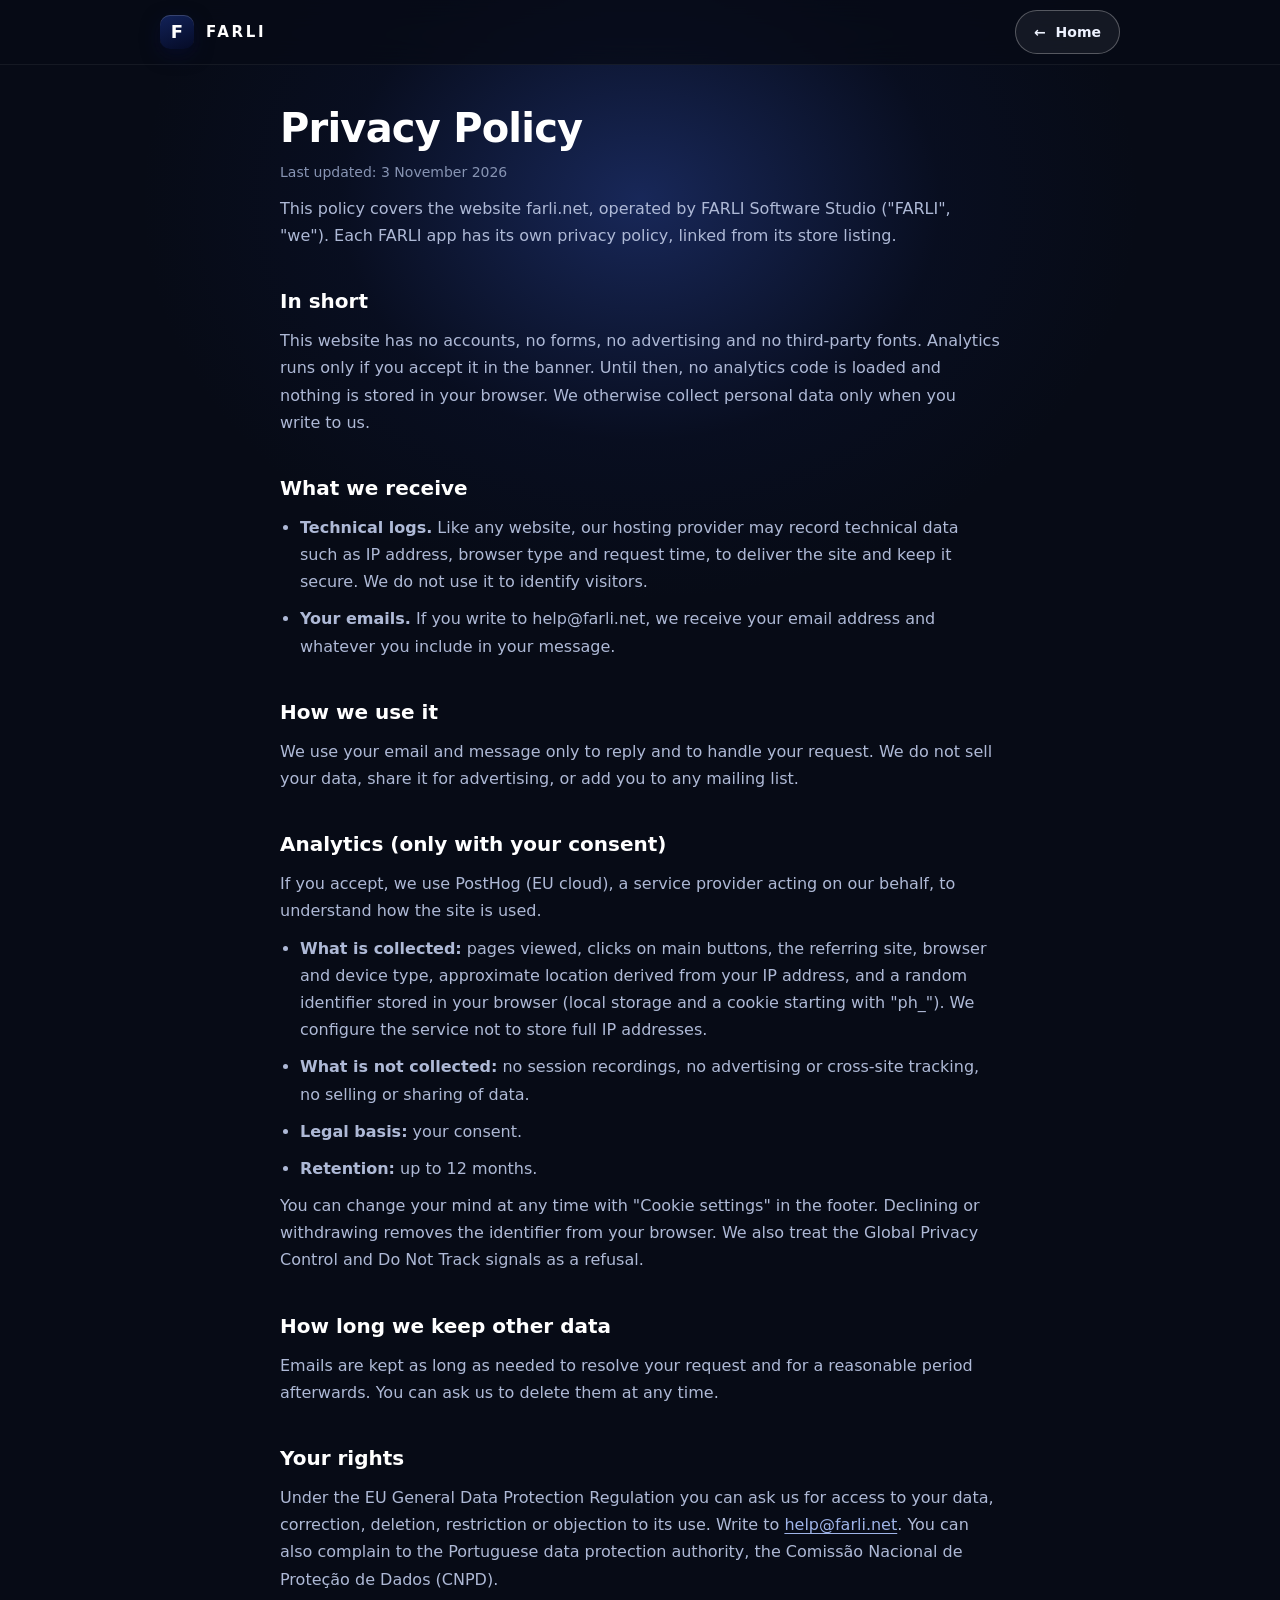
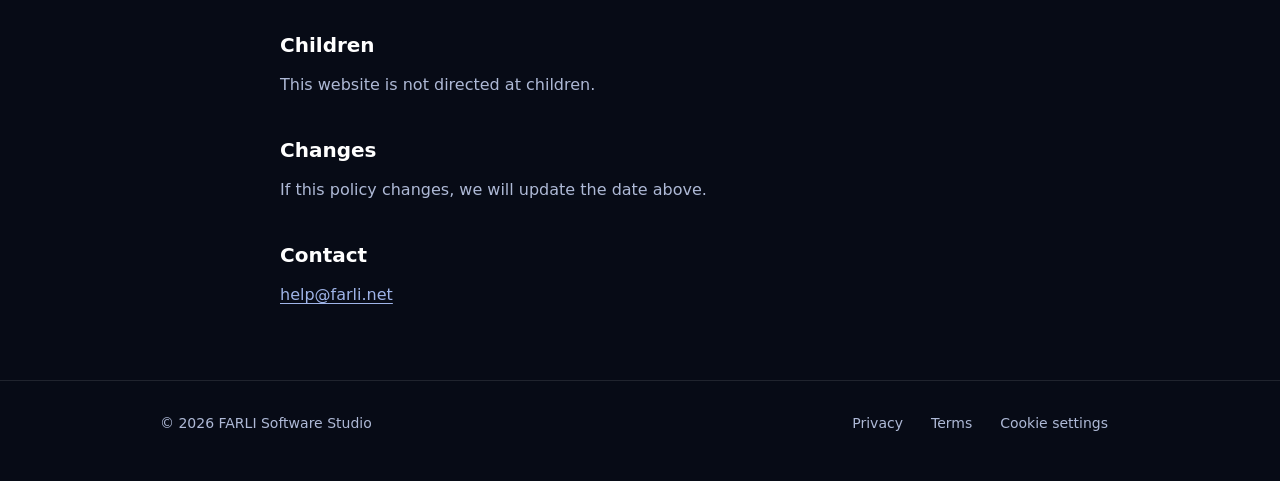
<file: privacy.html>
<!doctype html>
<html lang="en">
<head>
<meta charset="utf-8">
<meta name="viewport" content="width=device-width,initial-scale=1,viewport-fit=cover">
<title>FARLI Privacy Policy</title>
<meta name="description" content="How farli.net handles personal data.">
<meta name="theme-color" content="#070B16">
<link rel="icon" href="assets/favicon.svg" type="image/svg+xml">
<link rel="stylesheet" href="assets/styles.css">
</head>
<body>
<div class="glow" aria-hidden="true"></div>

<header class="site-header">
  <div class="bar wrap">
    <a class="brand" href="index.html" aria-label="FARLI home">
      <span class="logo" aria-hidden="true">F</span>
      <span class="brand-name">FARLI</span>
    </a>
    <a class="btn btn-ghost btn-sm" href="index.html"><span class="arr" aria-hidden="true" style="transform:scaleX(-1)">→</span> Home</a>
  </div>
</header>

<main class="wrap">
  <article class="doc">
    <h1>Privacy Policy</h1>
    <p class="meta">Last updated: 3 November 2026</p>

    <p>This policy covers the website farli.net, operated by FARLI Software Studio ("FARLI", "we"). Each FARLI app has its own privacy policy, linked from its store listing.</p>

    <h2>In short</h2>
    <p>This website has no accounts, no forms, no advertising and no third-party fonts. Analytics runs only if you accept it in the banner. Until then, no analytics code is loaded and nothing is stored in your browser. We otherwise collect personal data only when you write to us.</p>

    <h2>What we receive</h2>
    <ul>
      <li><strong>Technical logs.</strong> Like any website, our hosting provider may record technical data such as IP address, browser type and request time, to deliver the site and keep it secure. We do not use it to identify visitors.</li>
      <li><strong>Your emails.</strong> If you write to help@farli.net, we receive your email address and whatever you include in your message.</li>
    </ul>

    <h2>How we use it</h2>
    <p>We use your email and message only to reply and to handle your request. We do not sell your data, share it for advertising, or add you to any mailing list.</p>

    <h2 id="analytics">Analytics (only with your consent)</h2>
    <p>If you accept, we use PostHog (EU cloud), a service provider acting on our behalf, to understand how the site is used.</p>
    <ul>
      <li><strong>What is collected:</strong> pages viewed, clicks on main buttons, the referring site, browser and device type, approximate location derived from your IP address, and a random identifier stored in your browser (local storage and a cookie starting with "ph_"). We configure the service not to store full IP addresses.</li>
      <li><strong>What is not collected:</strong> no session recordings, no advertising or cross-site tracking, no selling or sharing of data.</li>
      <li><strong>Legal basis:</strong> your consent.</li>
      <li><strong>Retention:</strong> up to 12 months.</li>
    </ul>
    <p>You can change your mind at any time with "Cookie settings" in the footer. Declining or withdrawing removes the identifier from your browser. We also treat the Global Privacy Control and Do Not Track signals as a refusal.</p>

    <h2>How long we keep other data</h2>
    <p>Emails are kept as long as needed to resolve your request and for a reasonable period afterwards. You can ask us to delete them at any time.</p>

    <h2>Your rights</h2>
    <p>Under the EU General Data Protection Regulation you can ask us for access to your data, correction, deletion, restriction or objection to its use. Write to <a href="mailto:help@farli.net">help@farli.net</a>. You can also complain to the Portuguese data protection authority, the Comissão Nacional de Proteção de Dados (CNPD).</p>

    <h2>Children</h2>
    <p>This website is not directed at children.</p>

    <h2>Changes</h2>
    <p>If this policy changes, we will update the date above.</p>

    <h2>Contact</h2>
    <p><a href="mailto:help@farli.net">help@farli.net</a></p>
  </article>
</main>

<footer class="site-footer">
  <div class="foot wrap">
    <div class="foot-l"><span>© 2026 FARLI Software Studio</span></div>
    <nav class="foot-links" aria-label="Legal">
      <a class="navlink" href="privacy.html" aria-current="page">Privacy</a>
      <a class="navlink" href="terms.html">Terms</a>
      <button type="button" class="navlink linkbtn" data-consent-open hidden>Cookie settings</button>
    </nav>
  </div>
</footer>
<script src="assets/config.js"></script>
<script src="assets/consent.js"></script>
</body>
</html>
</file>
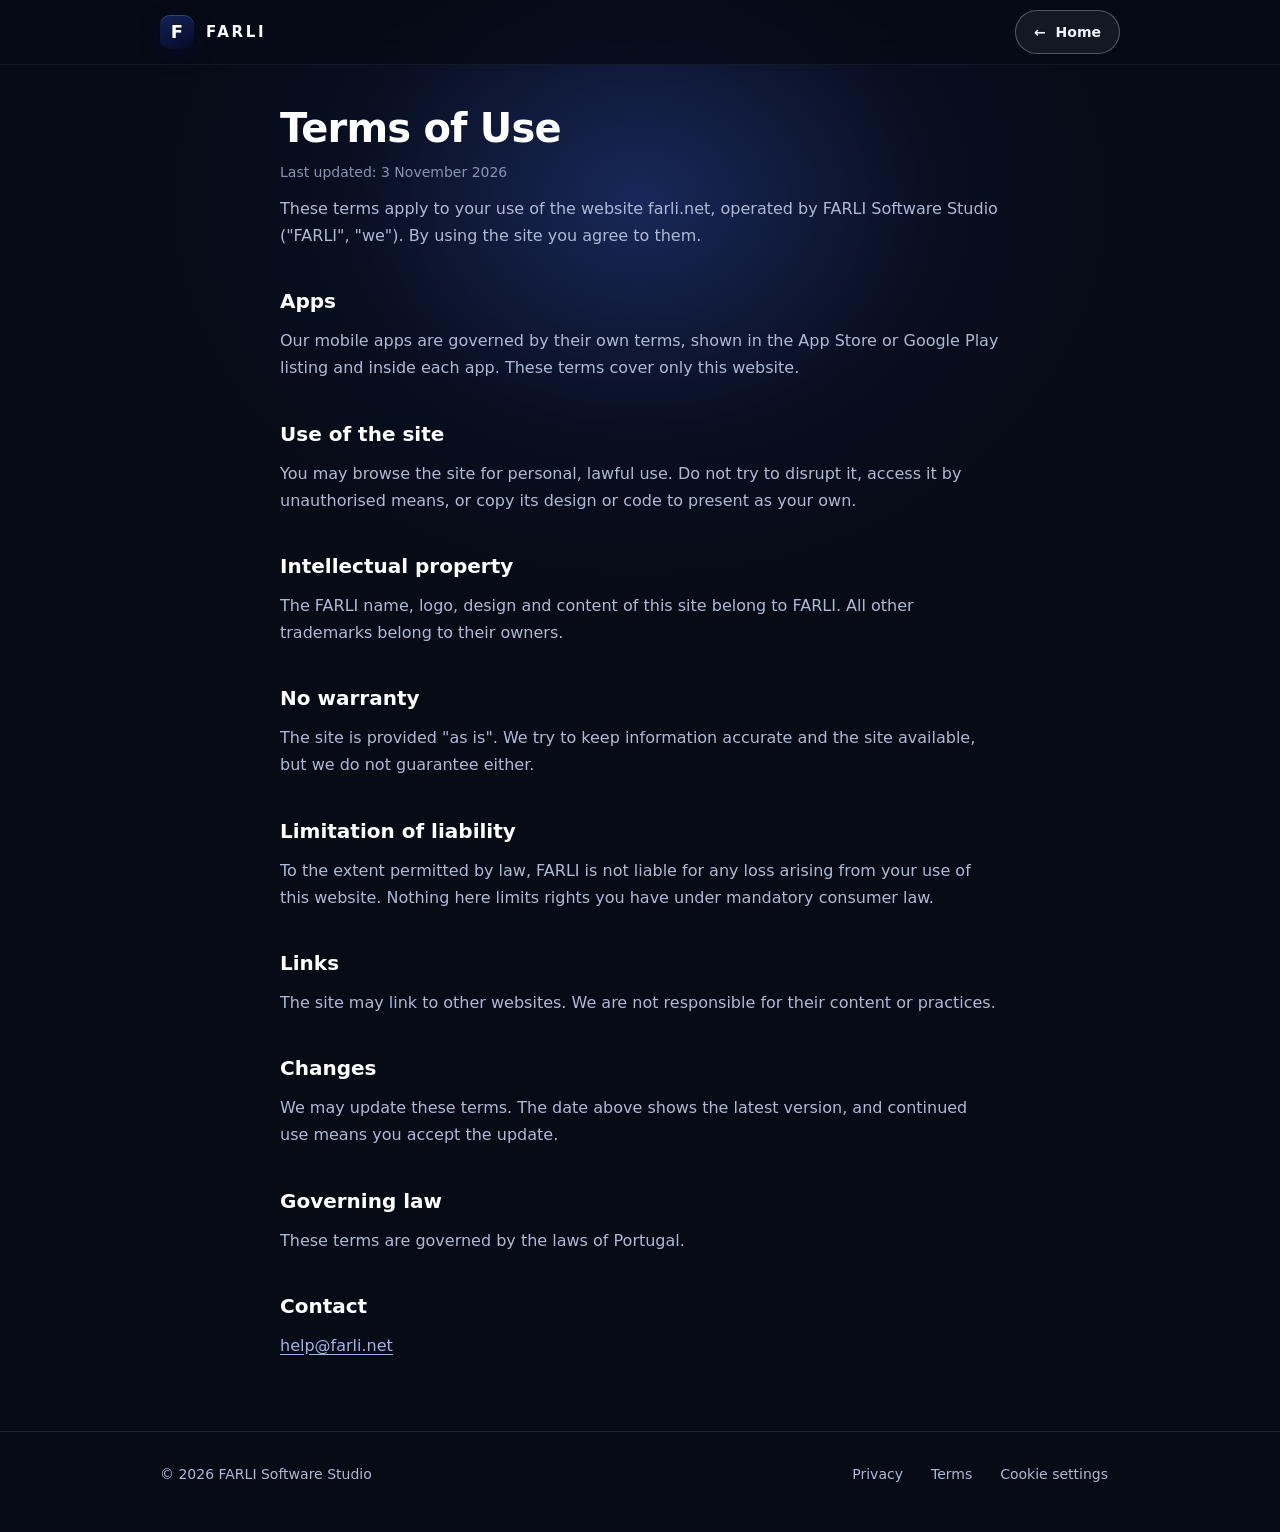
<file: terms.html>
<!doctype html>
<html lang="en">
<head>
<meta charset="utf-8">
<meta name="viewport" content="width=device-width,initial-scale=1,viewport-fit=cover">
<title>FARLI Terms of Use</title>
<meta name="description" content="Terms for using farli.net.">
<meta name="theme-color" content="#070B16">
<link rel="icon" href="assets/favicon.svg" type="image/svg+xml">
<link rel="stylesheet" href="assets/styles.css">
</head>
<body>
<div class="glow" aria-hidden="true"></div>

<header class="site-header">
  <div class="bar wrap">
    <a class="brand" href="index.html" aria-label="FARLI home">
      <span class="logo" aria-hidden="true">F</span>
      <span class="brand-name">FARLI</span>
    </a>
    <a class="btn btn-ghost btn-sm" href="index.html"><span class="arr" aria-hidden="true" style="transform:scaleX(-1)">→</span> Home</a>
  </div>
</header>

<main class="wrap">
  <article class="doc">
    <h1>Terms of Use</h1>
    <p class="meta">Last updated: 3 November 2026</p>

    <p>These terms apply to your use of the website farli.net, operated by FARLI Software Studio ("FARLI", "we"). By using the site you agree to them.</p>

    <h2>Apps</h2>
    <p>Our mobile apps are governed by their own terms, shown in the App Store or Google Play listing and inside each app. These terms cover only this website.</p>

    <h2>Use of the site</h2>
    <p>You may browse the site for personal, lawful use. Do not try to disrupt it, access it by unauthorised means, or copy its design or code to present as your own.</p>

    <h2>Intellectual property</h2>
    <p>The FARLI name, logo, design and content of this site belong to FARLI. All other trademarks belong to their owners.</p>

    <h2>No warranty</h2>
    <p>The site is provided "as is". We try to keep information accurate and the site available, but we do not guarantee either.</p>

    <h2>Limitation of liability</h2>
    <p>To the extent permitted by law, FARLI is not liable for any loss arising from your use of this website. Nothing here limits rights you have under mandatory consumer law.</p>

    <h2>Links</h2>
    <p>The site may link to other websites. We are not responsible for their content or practices.</p>

    <h2>Changes</h2>
    <p>We may update these terms. The date above shows the latest version, and continued use means you accept the update.</p>

    <h2>Governing law</h2>
    <p>These terms are governed by the laws of Portugal.</p>

    <h2>Contact</h2>
    <p><a href="mailto:help@farli.net">help@farli.net</a></p>
  </article>
</main>

<footer class="site-footer">
  <div class="foot wrap">
    <div class="foot-l"><span>© 2026 FARLI Software Studio</span></div>
    <nav class="foot-links" aria-label="Legal">
      <a class="navlink" href="privacy.html">Privacy</a>
      <a class="navlink" href="terms.html" aria-current="page">Terms</a>
      <button type="button" class="navlink linkbtn" data-consent-open hidden>Cookie settings</button>
    </nav>
  </div>
</footer>
<script src="assets/config.js"></script>
<script src="assets/consent.js"></script>
</body>
</html>
</file>
<file: assets/styles.css>
/* FARLI website — dark, frosted glass, compact.
   Layout: one narrow column (960px), short sections, only real links look clickable. */
:root{
  --bg:#070B16;
  --fg:#EEF2FF;
  --muted:#AEB9D6;
  --dim:#8794B3;
  --line:rgba(255,255,255,.12);
  --accent:#9FB4E8;
  --navy-1:#122259;
  --navy-2:#050B26;
  --w:960px;
  --font:-apple-system,BlinkMacSystemFont,"SF Pro Text","Segoe UI",Roboto,Inter,system-ui,sans-serif;
  color-scheme:dark;
}
*{box-sizing:border-box}
html{overflow-x:hidden;-webkit-text-size-adjust:100%;scroll-behavior:smooth;scroll-padding-top:84px}
body{position:relative;margin:0;background:var(--bg);color:var(--fg);font-family:var(--font);font-size:16px;line-height:1.6;-webkit-font-smoothing:antialiased;overflow-x:clip}
h1,h2,h3,p{margin:0}
h1,h2,h3{text-wrap:balance}
a{color:var(--accent)}
img,svg{max-width:100%}

.wrap{width:100%;max-width:calc(var(--w) + 48px);margin:0 auto;padding-left:max(24px,env(safe-area-inset-left,0px));padding-right:max(24px,env(safe-area-inset-right,0px))}
.glow{position:absolute;top:-200px;left:50%;width:1000px;height:800px;margin-left:-500px;background:radial-gradient(closest-side,rgba(60,100,230,.32),rgba(20,40,120,.1) 60%,transparent);pointer-events:none;z-index:-1}
.skip{position:absolute;left:-999px;top:8px;background:#fff;color:#0B1226;padding:10px 16px;border-radius:8px;z-index:100}
.skip:focus{left:8px}
.sr-only{position:absolute;width:1px;height:1px;margin:-1px;overflow:hidden;clip-path:inset(50%);white-space:nowrap}
:focus-visible{outline:2px solid var(--accent);outline-offset:3px;border-radius:6px}

/* header */
.site-header{position:sticky;top:env(safe-area-inset-top,0px);z-index:20;background:rgba(7,11,22,.78);backdrop-filter:blur(14px);-webkit-backdrop-filter:blur(14px);border-bottom:1px solid rgba(255,255,255,.06)}
.bar{display:flex;align-items:center;justify-content:space-between;gap:16px;min-height:64px}
.brand{display:flex;align-items:center;gap:12px;text-decoration:none;color:#fff;min-height:44px}
.brand-name{font-weight:600;letter-spacing:.18em;font-size:15px}
.logo{background:linear-gradient(160deg,var(--navy-1),var(--navy-2));box-shadow:inset 0 1px 0 rgba(255,255,255,.16),0 6px 18px rgba(6,14,50,.6);color:#fff;font-weight:700;display:flex;align-items:center;justify-content:center;width:34px;height:34px;border-radius:10px;font-size:18px}
.nav{display:flex;gap:8px}
.bar-end{display:flex;align-items:center;gap:8px}
.menu-btn{display:none;flex-direction:column;align-items:center;justify-content:center;gap:5px;width:44px;height:44px;padding:0;border-radius:50%;border:1px solid rgba(255,255,255,.28);background:rgba(255,255,255,.06);cursor:pointer;-webkit-tap-highlight-color:transparent}
.menu-btn span{display:block;width:18px;height:2px;border-radius:2px;background:#fff;transition:transform .22s ease,opacity .22s ease}
.menu-btn[aria-expanded="true"] span:nth-child(1){transform:translateY(7px) rotate(45deg)}
.menu-btn[aria-expanded="true"] span:nth-child(2){opacity:0}
.menu-btn[aria-expanded="true"] span:nth-child(3){transform:translateY(-7px) rotate(-45deg)}
.navlink{position:relative;display:inline-flex;align-items:center;min-height:44px;padding:0 12px;color:var(--muted);text-decoration:none;font-size:14px;transition:color .18s ease}
.navlink::after{content:"";position:absolute;left:12px;right:12px;bottom:9px;height:1px;background:currentColor;transform:scaleX(0);transform-origin:left;transition:transform .22s ease}
.navlink:hover{color:#fff}
.navlink:hover::after{transform:scaleX(1)}

.site-header{transition:background-color .25s ease,box-shadow .25s ease}
.site-header.scrolled{background:rgba(7,11,22,.9);box-shadow:0 10px 30px rgba(0,0,0,.35)}
.progress{position:absolute;left:0;right:0;bottom:-1px;height:2px;background:linear-gradient(90deg,#5B7CFF,var(--accent));transform:scaleX(var(--scroll,0));transform-origin:left;pointer-events:none}
.navlink[aria-current="true"]{color:#fff}
.navlink[aria-current="true"]::after{transform:scaleX(1)}

/* buttons: every real link/button lifts on hover and presses on click */
.btn{display:inline-flex;align-items:center;justify-content:center;gap:10px;min-height:48px;padding:0 24px;border-radius:999px;border:1px solid transparent;font:600 15px/1 var(--font);text-decoration:none;cursor:pointer;-webkit-tap-highlight-color:transparent;transition:transform .18s ease,box-shadow .18s ease,background-color .18s ease,border-color .18s ease,color .18s ease}
.btn .arr{display:inline-block;transition:transform .18s ease}
.btn:hover .arr{transform:translateX(4px)}
.btn-primary{background:#EEF2FF;color:#0B1226;box-shadow:inset 0 1px 0 rgba(255,255,255,.7),0 8px 24px rgba(80,120,255,.28)}
.btn-primary:hover{background:#fff;color:#0B1226;transform:translateY(-2px);box-shadow:inset 0 1px 0 #fff,0 14px 34px rgba(90,130,255,.5)}
.btn-primary:active{transform:translateY(0) scale(.97);box-shadow:0 4px 12px rgba(90,130,255,.3)}
.btn-ghost{color:var(--fg);background:rgba(255,255,255,.06);border-color:rgba(255,255,255,.28)}
.btn-ghost:hover{color:#fff;background:rgba(255,255,255,.13);border-color:rgba(255,255,255,.6);transform:translateY(-2px)}
.btn-ghost:active{transform:translateY(0) scale(.97)}
.btn-sm{min-height:44px;padding:0 18px;font-size:14px}

/* hero */
.hero{--scene:260px;--top:32px;position:relative;display:flex;flex-direction:column;align-items:center;text-align:center;padding-top:var(--top);padding-bottom:72px}
.scene{perspective:1200px;width:var(--scene);height:var(--scene);position:relative;cursor:grab;user-select:none;-webkit-user-select:none;touch-action:pan-y}
.scene:active{cursor:grabbing}
.cube-canvas{position:absolute;inset:0;width:100%;height:100%;display:block}
/* app icons orbit the cube: main.js places them each frame, the orbit turns with the cube */
.orbit{position:absolute;left:-50%;top:-50%;width:200%;height:200%;max-width:none;pointer-events:none;fill:none;stroke:rgba(159,180,232,.22);stroke-width:.35;stroke-dasharray:1.2 1.6;transform:translateY(4%) rotate(-8deg)}
.sticker{position:absolute;left:50%;top:50%;width:54px;height:54px;margin:-27px 0 0 -27px;padding:3px;border-radius:16px;border:1px solid rgba(207,219,255,.38);background:rgba(10,18,50,.55);box-shadow:0 10px 26px rgba(6,14,50,.7),0 0 22px rgba(90,130,255,.28);cursor:pointer;-webkit-touch-callout:none;will-change:transform;transition:border-color .2s ease,box-shadow .2s ease}
.sticker img{display:block;width:100%;height:100%;border-radius:12px}
.sticker:hover,.sticker:focus-visible{border-color:#fff;box-shadow:0 10px 26px rgba(6,14,50,.7),0 0 30px rgba(120,160,255,.6)}
.cube-canvas{z-index:2}
.cue{margin-top:28px;color:var(--accent);opacity:.75}
.cue path{stroke-dasharray:1;stroke-dashoffset:1;animation:draw 1.2s ease .9s forwards}
.cue path+path{animation-duration:.4s;animation-delay:2.1s}
@keyframes draw{to{stroke-dashoffset:0}}
.app.flash{animation:flash 1.8s ease}
@keyframes flash{0%,60%{border-color:var(--accent);box-shadow:0 0 0 4px rgba(159,180,232,.3),0 18px 50px rgba(20,40,150,.45)}}
.kicker{font-size:12px;letter-spacing:.3em;color:var(--accent);text-transform:uppercase}
.hero .kicker{margin-top:28px}
.hero h1{margin-top:12px;font-size:clamp(44px,8vw,80px);font-weight:700;letter-spacing:.14em;line-height:1;padding-left:.14em;color:#fff}
.hero .tag{margin-top:20px;max-width:440px;font-size:18px;line-height:1.5;color:var(--muted)}
.hero .actions{display:flex;flex-wrap:wrap;gap:12px;justify-content:center;margin-top:32px}

/* sections */
.sec{padding-top:24px;padding-bottom:72px}
.sec h2{font-size:clamp(24px,3.4vw,32px);font-weight:600;letter-spacing:-.01em;line-height:1.2;color:#fff;margin-top:10px}
.lead{margin-top:10px;font-size:16px;color:var(--muted);max-width:460px}
.lead-wide{max-width:640px}
.tiles{display:grid;grid-template-columns:repeat(3,minmax(0,1fr));gap:16px;margin-top:32px}
.tile{padding:24px;border-radius:20px;border:1px solid var(--line);background:linear-gradient(160deg,rgba(255,255,255,.07),rgba(255,255,255,.02))}
.plate{width:40px;height:40px;border-radius:11px;border:1px solid rgba(255,255,255,.14);background:rgba(8,14,40,.75);display:flex;align-items:center;justify-content:center}
.tile h3{margin-top:18px;font-size:18px;font-weight:600;color:#fff}
.tile p{margin-top:6px;font-size:15px;color:var(--muted);line-height:1.5}

.chips{display:flex;flex-wrap:wrap;gap:8px;margin-top:20px}
.chip{font-size:12px;letter-spacing:.12em;padding:6px 12px;border-radius:999px;border:1px solid rgba(255,255,255,.22);color:#CFDBFF;text-transform:uppercase}

/* app showcase */
.filters{display:flex;flex-wrap:wrap;gap:8px;margin-top:24px}
.filter{min-height:40px;padding:0 16px;border-radius:999px;border:1px solid rgba(255,255,255,.22);background:rgba(255,255,255,.04);color:var(--muted);font:600 14px/1 var(--font);cursor:pointer;-webkit-tap-highlight-color:transparent;transition:background-color .18s ease,border-color .18s ease,color .18s ease}
.filter:hover{color:#fff;border-color:rgba(255,255,255,.5)}
.filter[aria-pressed="true"]{background:#EEF2FF;border-color:#EEF2FF;color:#0B1226}
.filter .n{margin-left:6px;font-weight:500;opacity:.6}
.search{display:flex;align-items:center;gap:10px;max-width:460px;min-height:48px;margin-top:14px;padding:0 16px;border-radius:999px;border:1px solid rgba(255,255,255,.22);background:rgba(255,255,255,.04);color:var(--dim);transition:border-color .18s ease,background-color .18s ease}
.search:focus-within{border-color:var(--accent);background:rgba(255,255,255,.08);color:#fff}
.search input{flex:1;min-width:0;border:0;outline:0;background:none;color:#fff;font:400 15px/1.2 var(--font)}
.search input::placeholder{color:var(--dim)}
.search input::-webkit-search-cancel-button{filter:invert(1);opacity:.6;cursor:pointer}
.apps-empty{margin-top:24px;font-size:15px;color:var(--muted)}
.apps-empty[hidden]{display:none}
.apps-empty .linkbtn{color:var(--accent);text-decoration:underline;text-underline-offset:3px;padding:0 4px}
.apps{display:grid;grid-template-columns:repeat(3,minmax(0,1fr));gap:16px;margin-top:24px}
.app{position:relative;display:flex;flex-direction:column;border-radius:20px;border:1px solid var(--line);background:linear-gradient(160deg,rgba(255,255,255,.07),rgba(255,255,255,.02));overflow:hidden;transition:border-color .25s ease,box-shadow .25s ease}
.app[hidden]{display:none}
/* light that follows the pointer (position set from main.js) */
.app::after{content:"";position:absolute;inset:0;border-radius:inherit;background:radial-gradient(260px circle at var(--mx,50%) var(--my,0%),rgba(120,150,255,.2),transparent 70%);opacity:0;transition:opacity .25s ease;pointer-events:none}
.app:hover{border-color:rgba(255,255,255,.3);box-shadow:0 18px 50px rgba(20,40,150,.35)}
.app:hover::after{opacity:1}
/* icon first: the whole slot is a button that opens the app's screens */
.shot{position:relative;display:flex;align-items:center;justify-content:center;width:100%;aspect-ratio:16/9;padding:0;border:0;border-bottom:1px solid var(--line);background:radial-gradient(120% 90% at 50% 0%,rgba(60,100,230,.3),rgba(7,11,22,.5) 75%);overflow:hidden;font:inherit;color:var(--dim);cursor:pointer;-webkit-tap-highlight-color:transparent}
.app-icon{width:104px;height:104px;border-radius:24px;box-shadow:0 14px 34px rgba(6,14,50,.7),inset 0 0 0 1px rgba(255,255,255,.12);transition:transform .3s cubic-bezier(.2,.7,.2,1)}
.shot:hover .app-icon,.shot:focus-visible .app-icon{transform:scale(1.08) rotate(-4deg)}
.shot-more{position:absolute;right:12px;bottom:12px;padding:5px 10px;border-radius:999px;background:rgba(7,11,22,.8);border:1px solid rgba(255,255,255,.2);font-size:12px;color:#CFDBFF;transition:background-color .2s ease,color .2s ease}
.shot:hover .shot-more{background:#EEF2FF;color:#0B1226}
.app-body{display:flex;flex-direction:column;flex:1;padding:20px}
.app h3{font-size:18px;font-weight:600;color:#fff}
.app .chips{margin-top:10px}
.app .chip{font-size:11px;padding:4px 10px}
.app p{margin-top:12px;font-size:15px;line-height:1.5;color:var(--muted)}
.app-foot{position:relative;z-index:1;display:flex;align-items:center;justify-content:space-between;flex-wrap:wrap;gap:10px;margin-top:auto;padding-top:20px}
.status{display:inline-flex;align-items:center;gap:8px;font-size:13px;color:#CFDBFF}
.status::before{content:"";width:8px;height:8px;border-radius:50%;background:var(--accent);box-shadow:0 0 0 4px rgba(159,180,232,.18);animation:pulse 2.4s ease-in-out infinite}
@keyframes pulse{50%{box-shadow:0 0 0 7px rgba(159,180,232,0)}}

/* app details: screens, description, Notify me */
.viewer{width:min(94vw,560px);max-height:94vh;max-height:94dvh;padding:0;border:1px solid rgba(255,255,255,.22);border-radius:24px;background:rgba(10,18,50,.97);color:var(--fg);box-shadow:0 30px 90px rgba(0,0,0,.7);overflow:hidden}
.viewer::backdrop{background:rgba(3,6,14,.8);backdrop-filter:blur(6px);-webkit-backdrop-filter:blur(6px)}
.viewer[open]{display:flex;flex-direction:column;animation:pop .28s ease both}
@keyframes pop{from{opacity:0;transform:translateY(16px) scale(.96)}to{opacity:1;transform:none}}
.viewer-head{display:flex;align-items:center;gap:12px;padding:14px 14px 12px 18px}
.viewer-icon{flex:none;width:44px;height:44px;border-radius:11px;box-shadow:inset 0 0 0 1px rgba(255,255,255,.14)}
.viewer-name{flex:1;min-width:0}
.viewer-title{display:block;font-size:17px;font-weight:600;color:#fff}
.viewer-chips{margin-top:6px;gap:6px}
.viewer-chips .chip{font-size:10px;padding:2px 8px}
.viewer-stage{flex:1;min-height:0;display:flex;align-items:center;justify-content:center;padding:0 18px}
.viewer-stage img{display:block;max-width:100%;max-height:52vh;max-height:52dvh;border-radius:14px;border:1px solid rgba(255,255,255,.14)}
.viewer-stage img.swap{animation:swap .25s ease both}
@keyframes swap{from{opacity:0;transform:translateX(calc(var(--dir,1) * 18px))}to{opacity:1;transform:none}}
.viewer-foot{display:flex;align-items:center;justify-content:space-between;gap:12px;padding:12px 14px 4px}
.viewer-cap{flex:1;text-align:center;font-size:14px;color:var(--muted)}
.badge{display:inline-block;margin-right:8px;padding:2px 8px;border-radius:999px;border:1px solid rgba(255,255,255,.3);font-size:11px;letter-spacing:.08em;text-transform:uppercase;color:#CFDBFF;vertical-align:1px}
.viewer-about{display:flex;align-items:center;gap:14px;padding:10px 18px 18px}
.viewer-actions{display:flex;gap:8px;flex:none}
.viewer-desc{flex:1;font-size:14px;line-height:1.5;color:var(--muted)}
.iconbtn{display:inline-flex;align-items:center;justify-content:center;flex:none;width:44px;height:44px;border-radius:50%;border:1px solid rgba(255,255,255,.22);background:rgba(255,255,255,.06);color:#fff;font:600 18px/1 var(--font);cursor:pointer;transition:background-color .18s ease,border-color .18s ease}
.iconbtn[hidden]{visibility:hidden;display:inline-flex}
.iconbtn:hover{background:rgba(255,255,255,.14);border-color:rgba(255,255,255,.6)}

.about{display:flex;align-items:center;justify-content:space-between;flex-wrap:wrap;gap:20px 32px;padding:28px;border-radius:20px;border:1px solid var(--line);background:linear-gradient(160deg,rgba(255,255,255,.07),rgba(255,255,255,.02))}
.about>div:first-child{flex:1 1 320px;min-width:0}
.about h2{margin-top:10px}
.about-text{margin-top:14px;max-width:640px;font-size:15px;line-height:1.6;color:var(--muted)}
.facts{display:flex;flex-wrap:wrap;gap:8px 28px;margin:18px 0 0;padding:0;list-style:none;font-size:14px;color:var(--muted)}
.facts b{margin-right:6px;font-size:20px;font-weight:600;color:#fff}
.about-links{display:flex;flex-wrap:wrap;gap:10px}

.cta{max-width:720px;margin:0 auto;padding:48px 24px;border-radius:28px;border:1px solid rgba(255,255,255,.16);background:linear-gradient(160deg,rgba(90,130,255,.2),rgba(255,255,255,.04) 60%);text-align:center;display:flex;flex-direction:column;align-items:center;gap:14px}
.cta h2{margin:0}
.cta .lead{margin:0}
.cta .btn{margin-top:10px;max-width:100%;overflow-wrap:anywhere}

/* footer */
.site-footer{border-top:1px solid rgba(255,255,255,.1)}
.foot{display:flex;align-items:center;justify-content:space-between;flex-wrap:wrap;gap:8px 24px;padding-top:20px;padding-bottom:36px}
.foot-l{position:relative;display:flex;align-items:center;gap:12px;font-size:14px;color:var(--muted)}
.logo-btn{border:0;padding:0;width:36px;height:36px;border-radius:10px;font-family:inherit;cursor:pointer}
.foot-links{display:flex;gap:4px}

/* easter egg */
.egg{position:absolute;left:0;bottom:calc(100% + 14px);width:max-content;max-width:min(320px,calc(100vw - 32px));padding:14px 18px;border-radius:14px;border:1px solid rgba(255,255,255,.28);background:rgba(10,18,50,.94);box-shadow:0 16px 40px rgba(0,0,0,.5);z-index:30}
.egg strong{display:block;font-size:16px;color:#fff}
.egg span.sub{display:block;margin-top:4px;font-size:13px;color:var(--muted)}
.pig{position:absolute;bottom:100%;font-size:34px;line-height:1;animation:pig 2.6s ease-out both;will-change:transform,opacity}
.pig.p2{animation-delay:.25s}
.pig.p3{animation-delay:.5s}
@keyframes pig{
0%{transform:translateY(24px) scale(.4) rotate(0deg);opacity:0}
12%{transform:translateY(0) scale(1.15) rotate(0deg);opacity:1}
34%{transform:translateY(-8px) scale(1) rotate(180deg);opacity:1}
100%{transform:translateY(-300px) scale(1) rotate(180deg);opacity:0}
}

/* back to top */
.to-top{position:fixed;right:max(16px,env(safe-area-inset-right,0px));bottom:max(16px,env(safe-area-inset-bottom,0px));width:48px;height:48px;border-radius:50%;border:1px solid rgba(255,255,255,.28);background:rgba(10,18,50,.9);backdrop-filter:blur(10px);-webkit-backdrop-filter:blur(10px);color:#fff;font:600 20px/1 var(--font);cursor:pointer;z-index:40;box-shadow:0 10px 30px rgba(0,0,0,.5);animation:rise .25s ease both;transition:background-color .18s ease,border-color .18s ease}
.to-top:hover{background:rgba(30,45,110,.95);border-color:rgba(255,255,255,.6)}
.to-top[hidden]{display:none}

/* consent banner */
.linkbtn{background:none;border:0;font:inherit;font-size:14px;cursor:pointer}
.consent{position:fixed;left:max(16px,env(safe-area-inset-left,0px));right:max(16px,env(safe-area-inset-right,0px));bottom:max(16px,env(safe-area-inset-bottom,0px));max-width:560px;margin:0 auto;padding:20px;border-radius:20px;border:1px solid rgba(255,255,255,.22);background:rgba(10,18,50,.96);backdrop-filter:blur(16px);-webkit-backdrop-filter:blur(16px);box-shadow:0 20px 60px rgba(0,0,0,.55);z-index:60;animation:rise .4s ease both}
.consent h2{margin:0;font-size:16px;font-weight:600;color:#fff}
.consent p{margin:8px 0 0;font-size:14px;line-height:1.55;color:var(--muted)}
.consent a{text-underline-offset:3px}
.consent a:hover{color:#fff}
.consent-actions{display:flex;gap:10px;margin-top:16px}
.consent-actions .btn{flex:1}

/* legal pages */
.doc{max-width:720px;margin:0 auto;padding-top:40px;padding-bottom:72px}
.doc h1{font-size:clamp(28px,5vw,40px);font-weight:700;letter-spacing:-.02em;line-height:1.15;color:#fff}
.doc .meta{margin-top:10px;font-size:14px;color:var(--dim)}
.doc h2{margin-top:36px;font-size:20px;font-weight:600;color:#fff}
.doc p,.doc li{margin-top:10px;font-size:16px;line-height:1.7;color:var(--muted)}
.doc ul{margin:0;padding-left:20px}
.doc a{text-underline-offset:3px}
.doc a:hover{color:#fff}

/* motion */
@keyframes rise{from{opacity:0;transform:translateY(14px)}to{opacity:1;transform:none}}
.hero>*{animation:rise .6s ease both}
.hero>.cue{animation:none}
.hero>.kicker{animation-delay:.08s}
.hero>h1{animation-delay:.14s}
.hero>.tag{animation-delay:.2s}
.hero>.actions{animation-delay:.26s}
/* scroll reveal: main.js adds .in when a block enters the screen; without JS everything is visible */
.js .rv,.js .rv-item{opacity:0;transform:translateY(28px) scale(.98);filter:blur(6px);transition:opacity .7s cubic-bezier(.2,.7,.2,1),transform .7s cubic-bezier(.2,.7,.2,1),filter .7s ease;transition-delay:calc(var(--i,0) * 80ms)}
.js .rv.in,.js .rv-item.in{opacity:1;transform:none;filter:none}
.js .rv .kicker{width:fit-content;clip-path:inset(0 100% 0 0);transition:clip-path .8s ease .15s}
.js .rv.in .kicker{clip-path:inset(0)}
/* hero drifts away and the glow slides as the page scrolls (--hero and --sy set from main.js) */
.hero{opacity:calc(1 - var(--hero,0) * .85);transform:translateY(calc(var(--hero,0) * 60px)) scale(calc(1 - var(--hero,0) * .05))}
.glow{transform:translateY(calc(var(--sy,0) * .25px))}
.glow-2{top:1100px;left:auto;right:-420px;margin-left:0;width:900px;height:900px;opacity:.6;transform:translateY(calc(var(--sy,0) * -.12px))}
@media (prefers-reduced-motion:reduce){
  html{scroll-behavior:auto}
  .cue path{animation:none;stroke-dashoffset:0}
  .app.flash{animation:none}
  .hero>*,.status::before,.viewer[open],.viewer-stage img.swap{animation:none}
  .js .rv,.js .rv-item,.js .rv .kicker{opacity:1;transform:none;filter:none;clip-path:none;transition:none}
  .hero,.glow,.glow-2{transform:none;opacity:1}
  .glow-2{opacity:.6}
  .btn,.btn .arr,.navlink::after,.app,.app::after,.app-icon,.shot-more{transition:none}
  .pig{animation-duration:.01s}
}

/* tablets and unfolded foldables */
@media (max-width:900px){
  .apps{grid-template-columns:repeat(2,minmax(0,1fr))}
}
/* phones */
@media (max-width:640px){
  .wrap{padding-left:max(16px,env(safe-area-inset-left,0px));padding-right:max(16px,env(safe-area-inset-right,0px))}
  .tiles,.apps{grid-template-columns:minmax(0,1fr)}
  .about{padding:22px}
  .viewer-about{flex-direction:column;align-items:stretch}
  .viewer-actions .btn{flex:1}
  .search{max-width:none}
  .viewer-stage img{max-height:46vh;max-height:46dvh}
  .menu-btn{display:flex}
  .nav{display:none;position:absolute;top:100%;left:0;right:0;flex-direction:column;gap:0;padding:8px 16px 16px;background:#070B16;border-bottom:1px solid rgba(255,255,255,.1);box-shadow:0 20px 40px rgba(0,0,0,.5)}
  .nav.open{display:flex;animation:rise .25s ease both}
  .nav .navlink{min-height:52px;font-size:17px;border-bottom:1px solid rgba(255,255,255,.06)}
  .nav .navlink:last-child{border-bottom:0}
  .nav .navlink::after{display:none}
  .filter{min-height:44px}
  .sec h2{font-size:26px}
  .foot-links{flex-wrap:wrap;margin-left:-12px}
  .hero{--scene:230px;--top:16px;padding-bottom:56px}
  .sec{padding-bottom:56px}
  .cta{padding:36px 18px}
  .foot{flex-direction:column;align-items:flex-start}
}
/* compact phones and narrow foldable cover screens */
@media (max-width:360px){
  .brand-name{display:none}
  .hero h1{font-size:40px;letter-spacing:.08em}
  .hero .actions .btn{flex:1 1 100%}
  .hero{--scene:200px}
  .bar-end .btn{padding:0 14px}
}
</file>
